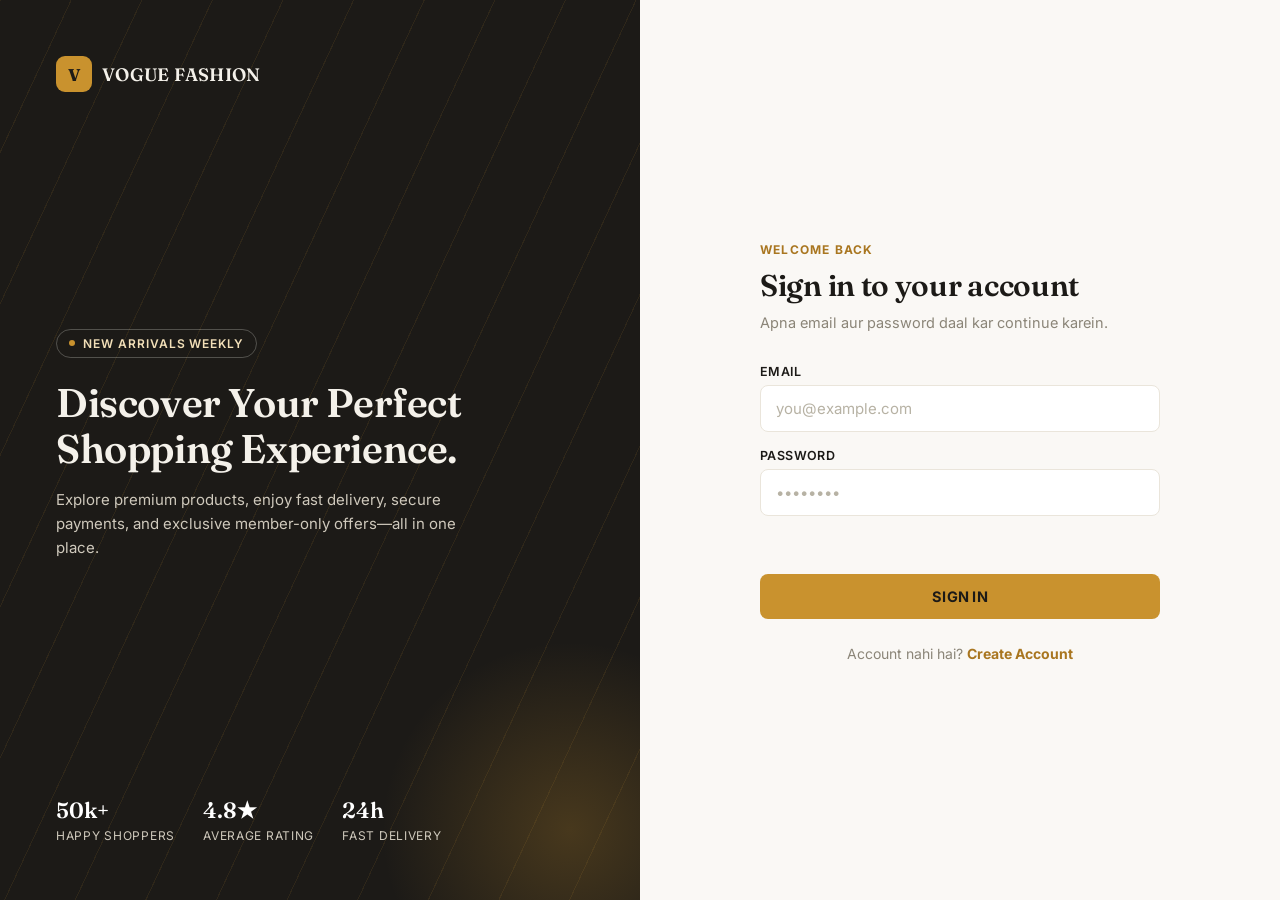
<file: User/signin.html>
<!DOCTYPE html>
<html lang="hi">
<head>
<meta charset="UTF-8" />
<meta name="viewport" content="width=device-width, initial-scale=1.0" />
<title>Sign In — ShopKart</title>
<link rel="preconnect" href="https://fonts.googleapis.com">
<link href="https://fonts.googleapis.com/css2?family=Inter:wght@400;500;600;700&family=Fraunces:wght@500;600;700&display=swap" rel="stylesheet">
<link rel="stylesheet" href="/css/account.css" />
</head>
<body>
  <div class="shell">

    <!-- Left brand panel (hidden on mobile) -->
    <aside class="brand-panel">
      <div class="brand-top">
        <div class="brand-mark">V</div>
        <div class="brand-name">VOGUE FASHION</div>
      </div>

      <div class="brand-mid">
        <span class="tag-chip"><span class="dot"></span>New arrivals weekly</span>
       <h2>Discover Your Perfect Shopping Experience.</h2>
<p>Explore premium products, enjoy fast delivery, secure payments, and exclusive member-only offers—all in one place.</p>
      </div>

      <div class="brand-bottom">
        <div class="stat"><b>50k+</b><span>Happy shoppers</span></div>
        <div class="stat"><b>4.8★</b><span>Average rating</span></div>
        <div class="stat"><b>24h</b><span>Fast delivery</span></div>
      </div>
    </aside>

    <!-- Right form panel -->
    <main class="form-panel">
      <div class="form-wrap">

        <div class="mobile-brand">
          <div class="brand-mark">S</div>
          <div class="brand-name">ShopKart</div>
        </div>

        <!-- Sign in form (shown when logged out) -->
        <div id="authFormSection">
          <span class="eyebrow">Welcome back</span>
          <h1>Sign in to your account</h1>
          <p class="subtitle">Apna email aur password daal kar continue karein.</p>

          <form id="signinForm" novalidate>
            <div class="field">
              <label for="email">Email</label>
              <input type="email" id="email" placeholder="you@example.com" autocomplete="email" />
            </div>

            <div class="field">
              <label for="password">Password</label>
              <input type="password" id="password" placeholder="••••••••" autocomplete="current-password" />
            </div>

            <div id="message" class="message"></div>

            <button type="submit" class="btn btn-accent">Sign in</button>
          </form>

          <div class="switch">
            Account nahi hai? <a href="/User/signup.html">Create Account</a>
          </div>
        </div>

        <!-- Dashboard (shown when logged in) -->
        <div id="dashboardSection" style="display:none;">
          <div class="session-badge">✓ Signed in</div>
          <h1 id="welcomeName">Hello</h1>
          <p class="subtitle" id="welcomeEmail"></p>
          <button id="logoutBtn" class="btn logout-btn">Log out</button>
         <a href="/index.html"> <button id="logoutBtn" class="btn logout-btn">Back to Home</button></a>
        </div>

      </div>
    </main>

  </div>

  <script src="/JS/account.js"></script>
</body>
</html>
</file>
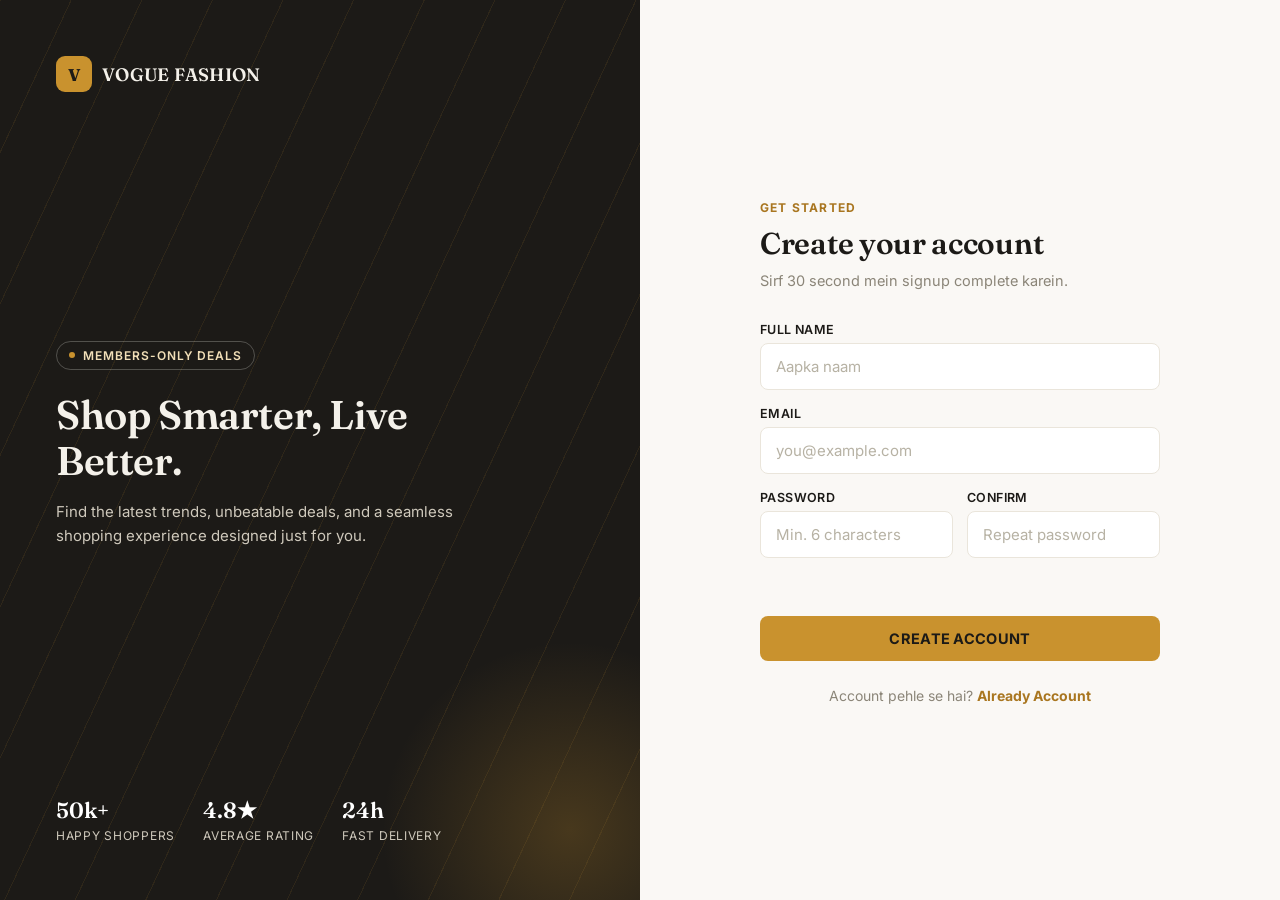
<file: User/signup.html>
<!DOCTYPE html>
<html lang="hi">

<head>
    <meta charset="UTF-8" />
    <meta name="viewport" content="width=device-width, initial-scale=1.0" />
    <title>Sign Up — ShopKart</title>
    <link rel="preconnect" href="https://fonts.googleapis.com">
    <link
        href="https://fonts.googleapis.com/css2?family=Inter:wght@400;500;600;700&family=Fraunces:wght@500;600;700&display=swap"
        rel="stylesheet">
    <link rel="stylesheet" href="/css/account.css" />
</head>

<body>
    <div class="shell">

        <!-- Left brand panel (hidden on mobile) -->
        <aside class="brand-panel">
            <div class="brand-top">
                <div class="brand-mark">V</div>
                <div class="brand-name">VOGUE FASHION</div>
            </div>

            <div class="brand-mid">
                <span class="tag-chip"><span class="dot"></span>Members-only deals</span>
                <h2>Shop Smarter, Live Better.</h2>
                <p>Find the latest trends, unbeatable deals, and a seamless shopping experience designed just for you.
                </p>
            </div>

            <div class="brand-bottom">
                <div class="stat"><b>50k+</b><span>Happy shoppers</span></div>
                <div class="stat"><b>4.8★</b><span>Average rating</span></div>
                <div class="stat"><b>24h</b><span>Fast delivery</span></div>
            </div>
        </aside>

        <!-- Right form panel -->
        <main class="form-panel">
            <div class="form-wrap">

                <div class="mobile-brand">
                    <div class="brand-mark">S</div>
                    <div class="brand-name">ShopKart</div>
                </div>

                <span class="eyebrow">Get started</span>
                <h1>Create your account</h1>
                <p class="subtitle">Sirf 30 second mein signup complete karein.</p>

                <form id="signupForm" novalidate>
                    <div class="field">
                        <label for="name">Full name</label>
                        <input type="text" id="name" placeholder="Aapka naam" autocomplete="name" />
                    </div>

                    <div class="field">
                        <label for="email">Email</label>
                        <input type="email" id="email" placeholder="you@example.com" autocomplete="email" />
                    </div>

                    <div class="row-2">
                        <div class="field">
                            <label for="password">Password</label>
                            <input type="password" id="password" placeholder="Min. 6 characters"
                                autocomplete="new-password" />
                        </div>
                        <div class="field">
                            <label for="confirmPassword">Confirm</label>
                            <input type="password" id="confirmPassword" placeholder="Repeat password"
                                autocomplete="new-password" />
                        </div>
                    </div>

                    <div id="message" class="message"></div>

                    <button type="submit" class="btn btn-accent">Create account</button>
                </form>

                <div class="switch">
                    Account pehle se hai? <a href="/User/signin.html">Already Account</a>
                </div>

            </div>
        </main>

    </div>

    <script src="/JS/account.js"></script>
</body>

</html>
</file>
<file: css/account.css>
/* =========================================================
   ShopKart — auth screens
   Split layout: brand panel + form panel, fully responsive
   ========================================================= */

:root {
  --ink: #1c1a17;
  --paper: #faf8f5;
  --panel-dark: #1c1a17;
  --card: #ffffff;
  --accent: #c9922e;
  --accent-soft: #f2dfb8;
  --accent-dark: #a97620;
  --line: #eae5db;
  --muted: #8b8578;
  --muted-light: #cfc9bc;
  --error: #c0392b;
  --success: #2f7a4f;
  --radius: 12px;
  --font-display: 'Fraunces', Georgia, serif;
  --font-body: 'Inter', 'Segoe UI', sans-serif;
}

* { box-sizing: border-box; }

html, body {
  margin: 0;
  padding: 0;
  height: 100%;
}

body {
  font-family: var(--font-body);
  background: var(--paper);
  color: var(--ink);
  min-height: 100vh;
}

/* ===================== Layout shell ===================== */
.shell {
  min-height: 100vh;
  display: grid;
  grid-template-columns: 1fr 1fr;
}

/* ===================== Left brand panel ===================== */
.brand-panel {
  position: relative;
  background: var(--panel-dark);
  color: #f4f1ea;
  padding: 56px 56px;
  display: flex;
  flex-direction: column;
  justify-content: space-between;
  overflow: hidden;
}

.brand-panel::before {
  content: "";
  position: absolute;
  inset: 0;
  background-image:
    repeating-linear-gradient(
      115deg,
      rgba(201,146,46,0.10) 0px,
      rgba(201,146,46,0.10) 1px,
      transparent 1px,
      transparent 64px
    );
  pointer-events: none;
}

.brand-panel::after {
  content: "";
  position: absolute;
  right: -120px;
  bottom: -120px;
  width: 380px;
  height: 380px;
  border-radius: 50%;
  background: radial-gradient(circle, rgba(201,146,46,0.25) 0%, rgba(201,146,46,0) 70%);
  pointer-events: none;
}

.brand-top {
  position: relative;
  z-index: 1;
  display: flex;
  align-items: center;
  gap: 10px;
}

.brand-mark {
  width: 36px;
  height: 36px;
  border-radius: 9px;
  background: var(--accent);
  display: flex;
  align-items: center;
  justify-content: center;
  color: var(--ink);
  font-family: var(--font-display);
  font-weight: 700;
  font-size: 17px;
  flex-shrink: 0;
}

.brand-name {
  font-family: var(--font-display);
  font-weight: 600;
  font-size: 18px;
  letter-spacing: 0.02em;
}

.brand-mid {
  position: relative;
  z-index: 1;
  max-width: 420px;
}

.tag-chip {
  display: inline-flex;
  align-items: center;
  gap: 8px;
  border: 1px solid rgba(244,241,234,0.25);
  color: var(--accent-soft);
  font-size: 12px;
  font-weight: 600;
  letter-spacing: 0.08em;
  text-transform: uppercase;
  padding: 6px 12px;
  border-radius: 999px;
  margin-bottom: 22px;
}

.tag-chip .dot {
  width: 6px;
  height: 6px;
  border-radius: 50%;
  background: var(--accent);
}

.brand-mid h2 {
  font-family: var(--font-display);
  font-size: 40px;
  line-height: 1.15;
  font-weight: 600;
  margin: 0 0 16px;
  letter-spacing: -0.01em;
}

.brand-mid p {
  color: var(--muted-light);
  font-size: 15px;
  line-height: 1.6;
  margin: 0;
}

.brand-bottom {
  position: relative;
  z-index: 1;
  display: flex;
  gap: 28px;
}

.stat b {
  display: block;
  font-family: var(--font-display);
  font-size: 22px;
  font-weight: 600;
  color: #fff;
}

.stat span {
  font-size: 12px;
  color: var(--muted-light);
  text-transform: uppercase;
  letter-spacing: 0.06em;
}

/* ===================== Right form panel ===================== */
.form-panel {
  display: flex;
  align-items: center;
  justify-content: center;
  padding: 40px 24px;
  background: var(--paper);
}

.form-wrap {
  width: 100%;
  max-width: 400px;
}

.mobile-brand {
  display: none;
  align-items: center;
  gap: 10px;
  margin-bottom: 28px;
}

.mobile-brand .brand-mark {
  color: #fff;
  background: var(--ink);
}

.mobile-brand .brand-name { color: var(--ink); }

.eyebrow {
  display: inline-block;
  font-size: 12px;
  font-weight: 700;
  letter-spacing: 0.1em;
  text-transform: uppercase;
  color: var(--accent-dark);
  margin-bottom: 10px;
}

h1 {
  font-family: var(--font-display);
  font-size: 30px;
  font-weight: 600;
  margin: 0 0 8px;
  letter-spacing: -0.01em;
}

.subtitle {
  color: var(--muted);
  font-size: 14.5px;
  margin: 0 0 30px;
  line-height: 1.5;
}

form {
  display: flex;
  flex-direction: column;
  gap: 16px;
}

.field {
  display: flex;
  flex-direction: column;
  gap: 6px;
}

.row-2 {
  display: grid;
  grid-template-columns: 1fr 1fr;
  gap: 14px;
}

label {
  font-size: 12.5px;
  font-weight: 600;
  color: var(--ink);
  text-transform: uppercase;
  letter-spacing: 0.03em;
}

input {
  font-family: var(--font-body);
  font-size: 15px;
  padding: 13px 15px;
  border: 1.5px solid var(--line);
  border-radius: 8px;
  background: var(--card);
  color: var(--ink);
  outline: none;
  transition: border-color 0.15s ease, box-shadow 0.15s ease;
  width: 100%;
}

input:focus {
  border-color: var(--accent);
  box-shadow: 0 0 0 3px rgba(201,146,46,0.15);
}

input::placeholder {
  color: #b7b2a4;
}

.btn {
  font-family: var(--font-body);
  font-size: 14.5px;
  font-weight: 700;
  letter-spacing: 0.02em;
  text-transform: uppercase;
  padding: 14px 18px;
  border: none;
  border-radius: 8px;
  background: var(--ink);
  color: #fff;
  cursor: pointer;
  margin-top: 8px;
  transition: background 0.15s ease, transform 0.1s ease;
}

.btn:hover { background: #35312a; }
.btn:active { transform: scale(0.98); }

.btn-accent {
  background: var(--accent);
  color: var(--ink);
}
.btn-accent:hover { background: var(--accent-dark); color: #fff; }

.message {
  min-height: 18px;
  font-size: 13.5px;
  font-weight: 500;
}

.message.error { color: var(--error); }
.message.success { color: var(--success); }

.switch {
  text-align: center;
  margin-top: 26px;
  font-size: 14px;
  color: var(--muted);
}

.switch a {
  color: var(--accent-dark);
  font-weight: 700;
  text-decoration: none;
}

.switch a:hover { text-decoration: underline; }

/* ===================== Dashboard (post-login) ===================== */
.session-badge {
  display: inline-flex;
  align-items: center;
  gap: 8px;
  background: #f2e9d6;
  color: var(--accent-dark);
  padding: 8px 14px;
  border-radius: 999px;
  font-size: 12.5px;
  font-weight: 700;
  text-transform: uppercase;
  letter-spacing: 0.04em;
  margin-bottom: 22px;
}

.logout-btn {
  background: transparent;
  border: 1.5px solid var(--line);
  color: var(--ink);
}
.logout-btn:hover { background: #f1ede4; }

/* ===================== Responsive ===================== */
@media (max-width: 940px) {
  .shell {
    grid-template-columns: 1fr;
  }
  .brand-panel {
    display: none;
  }
  .mobile-brand {
    display: flex;
  }
  .form-panel {
    padding: 32px 20px;
    min-height: 100vh;
  }
}

@media (max-width: 480px) {
  h1 { font-size: 25px; }
  .row-2 { grid-template-columns: 1fr; }
}
</file>
